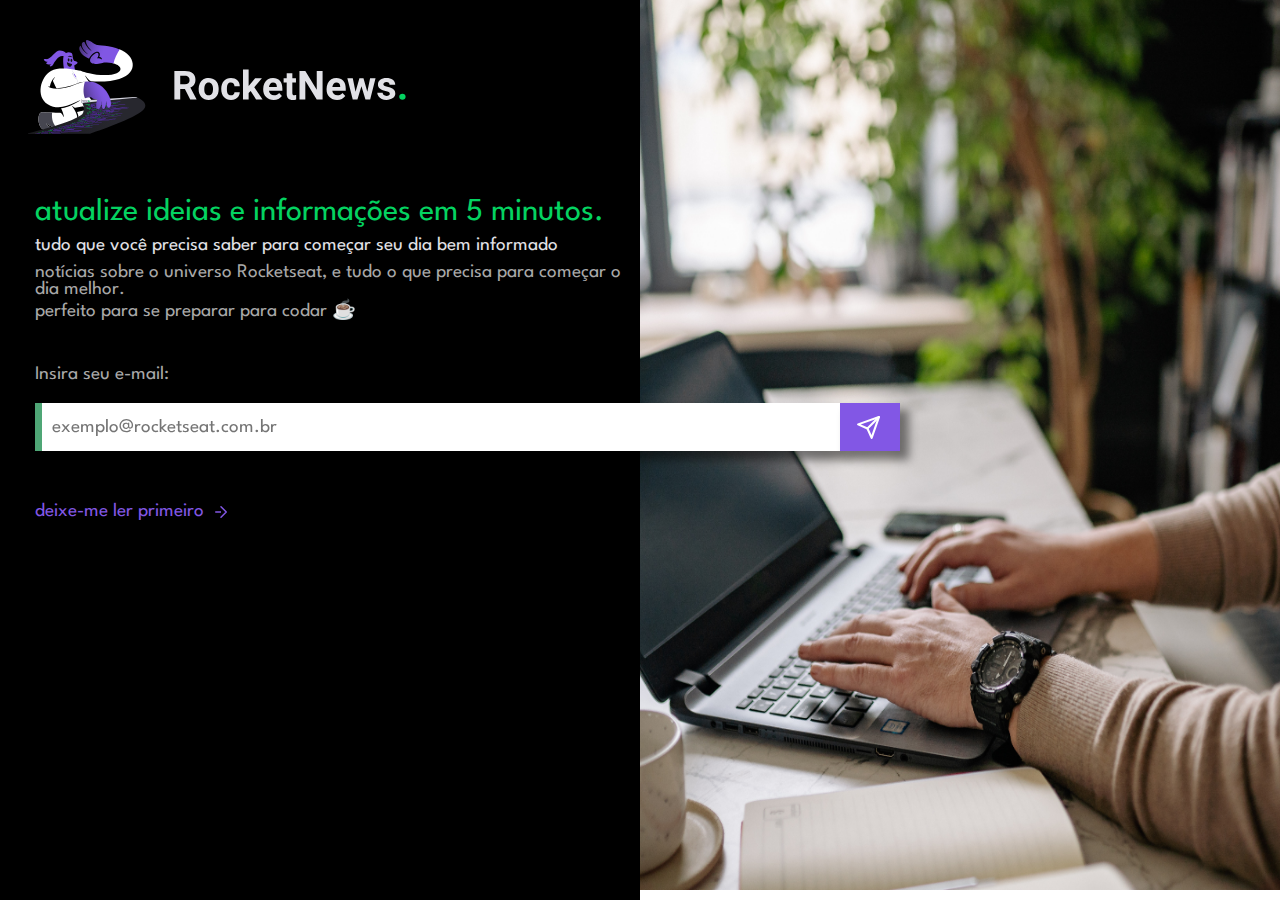
<file: index.html>
<!DOCTYPE html>
<html lang="pt-BR">
<head>

    <meta charset="UTF-8">
    <meta http-equiv="X-UA-Compatible" content="IE=edge">
    <meta name="viewport" content="width=device-width, initial-scale=1.0">

    <title>RocketNews</title>

    <link rel="shortcut icon" href="assets/icon.png" type="image/x-icon">
    <link rel="stylesheet" href="RocketNews.css">

</head>

<body>
    <div>
        <header>
            <img src="assets/logo.svg" alt="logo-rocketseat" width="389px" height="94px">
        </header>
        <main>
            <div>
                <p>atualize ideias e informações em 5 minutos.</p>
                <p>tudo que você precisa saber para começar seu dia bem informado</p>
                <p>notícias sobre o universo Rocketseat, e tudo o que precisa para começar o dia melhor.</p>
                <p>perfeito para se preparar para codar ☕</p>
            </div>
            <form action="">
                <label for="email">Insira seu e-mail:</label>
                <div>
                    <input type="email" name="email" id="email" autofocus placeholder="  exemplo@rocketseat.com.br">
                    <button><img src="assets/send.svg"></button>
                </div>
            </form>
        </main>
        <aside>
            <a href="#">deixe-me ler primeiro</a>
            <img src="assets/arrow-right.svg" alt="">
        </aside>
    </div>
</body>
</html>
</file>
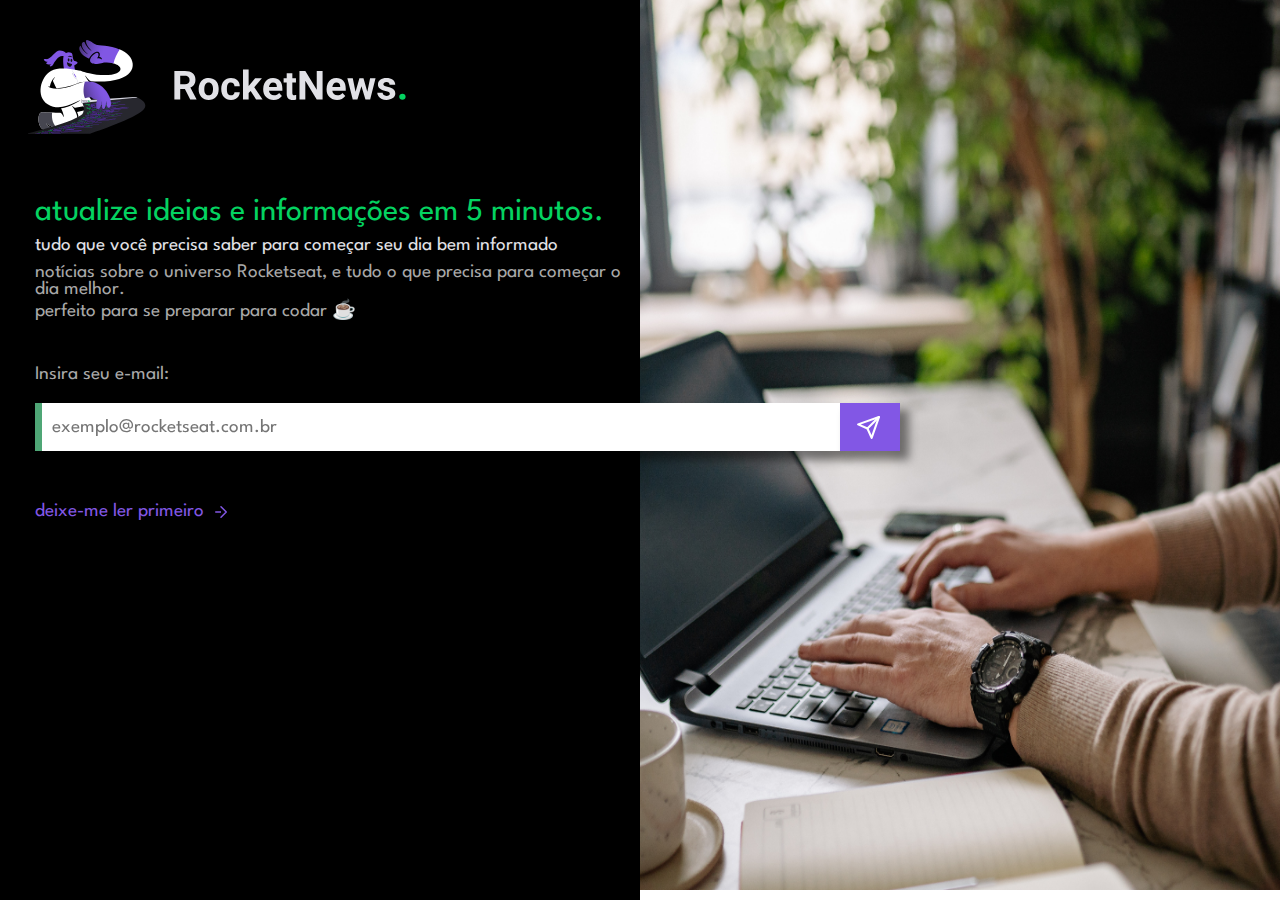
<file: RocketNews.html>
<!DOCTYPE html>
<html lang="pt-BR">
<head>
    <meta charset="UTF-8">
    <meta http-equiv="X-UA-Compatible" content="IE=edge">
    <meta name="viewport" content="width=device-width, initial-scale=1.0">
    <title>RocketNews</title>
    <link rel="shortcut icon" href="assets/icon.png" type="image/x-icon">
    <link rel="stylesheet" href="RocketNews.css">
</head>
<body>
    <div>
        <header>
            <img src="assets/logo.svg" alt="logo-rocketseat" width="389px" height="94px">
        </header>
        <main>
            <div>
                <p>atualize ideias e informações em 5 minutos.</p>
                <p>tudo que você precisa saber para começar seu dia bem informado</p>
                <p>notícias sobre o universo Rocketseat, e tudo o que precisa para começar o dia melhor.</p>
                <p>perfeito para se preparar para codar ☕</p>
                
            </div>
            <form action="">
                <label for="email">Insira seu e-mail:</label>
                <div>
                    <input type="email" name="email" id="email" autofocus placeholder="  exemplo@rocketseat.com.br">
                    <button><img src="assets/send.svg"></button>
                </div>
            </form>
        </main>
        <aside>
            <a href="#">deixe-me ler primeiro</a>
            <img src="assets/arrow-right.svg" alt="">
        </aside>
    </div>
</body>
</html>
</file>
<file: RocketNews.css>
@import url('https://fonts.googleapis.com/css2?family=League+Spartan:wght@400;500;700&display=swap');

:root {
    --text-color: #E1E1E6;
    --title-color: #04D361;
    --form-color: #A8A8A8;
    --bg-button-color: #8257e5;
  }

*{
    margin: 0;
    padding: 0;
    font-family: 'League Spartan', sans-serif;
}

body{
    background-image: url(assets/read_news.jpg);
    background-position: 400px -10px;
    background-size: 1175px 900px;
    background-repeat: no-repeat;
}

body > div{
    background-color: black;
    width: 50vw;
    height: 100vh;
}

header > img{
    padding: 40px 0 0 28px;
}

main{
    padding-left: 35px;
}

p:first-child{
    color: var(--title-color);
    padding-top: 60px;
    padding-bottom: 10px;
    font-size: 2em;
}

p:nth-child(2){
    color: var(--text-color);
    padding-bottom: 10px;
    font-size: 1.2em;
}

p:nth-child(3){
    color: var(--form-color);
    padding-bottom: 0px;
    font-size: 1.2em;
}

p:nth-child(4){
    color: var(--form-color);
    padding-bottom: 45px;
    font-size: 1.2em;
}

label{
    color: var(--form-color);
    font-size: 1.2em;
}

form > div{
    position: fixed;
    display: flex;
    align-items: center;
}

button{
    margin-bottom: 5px;
    background-color: var(--bg-button-color);
    width: 60px;
    height: 48px;
    border:0;
    box-shadow: 8px 8px 9px 1px rgb(0 0 0 / 48%);
}

button:hover{
    cursor: pointer;
}

div > button > img{
    padding-top: 4px;
    padding-right: 4px;
    width: 25px;
    filter: invert(100%);
}

input{
    width: 798px;
    margin-top: 20px;
    margin-bottom: 25px;
    height: 48px;
    font-size: 1.2em;
    box-shadow: 8px 8px 9px 1px rgb(0 0 0 / 48%);
    border-right: 0;
    border-top: 0;
    border-bottom: 0;
    border-left-width: 7px;
    border-left-color: #04d361b1;
    outline:none;
}

aside{
    display: flex;
    gap: 5px;
    padding-left: 35px;
    margin-top: 120px;
}

aside > a{
    text-decoration: none;
    color: var(--bg-button-color);
    font-size: 1.2em;
}
</file>
